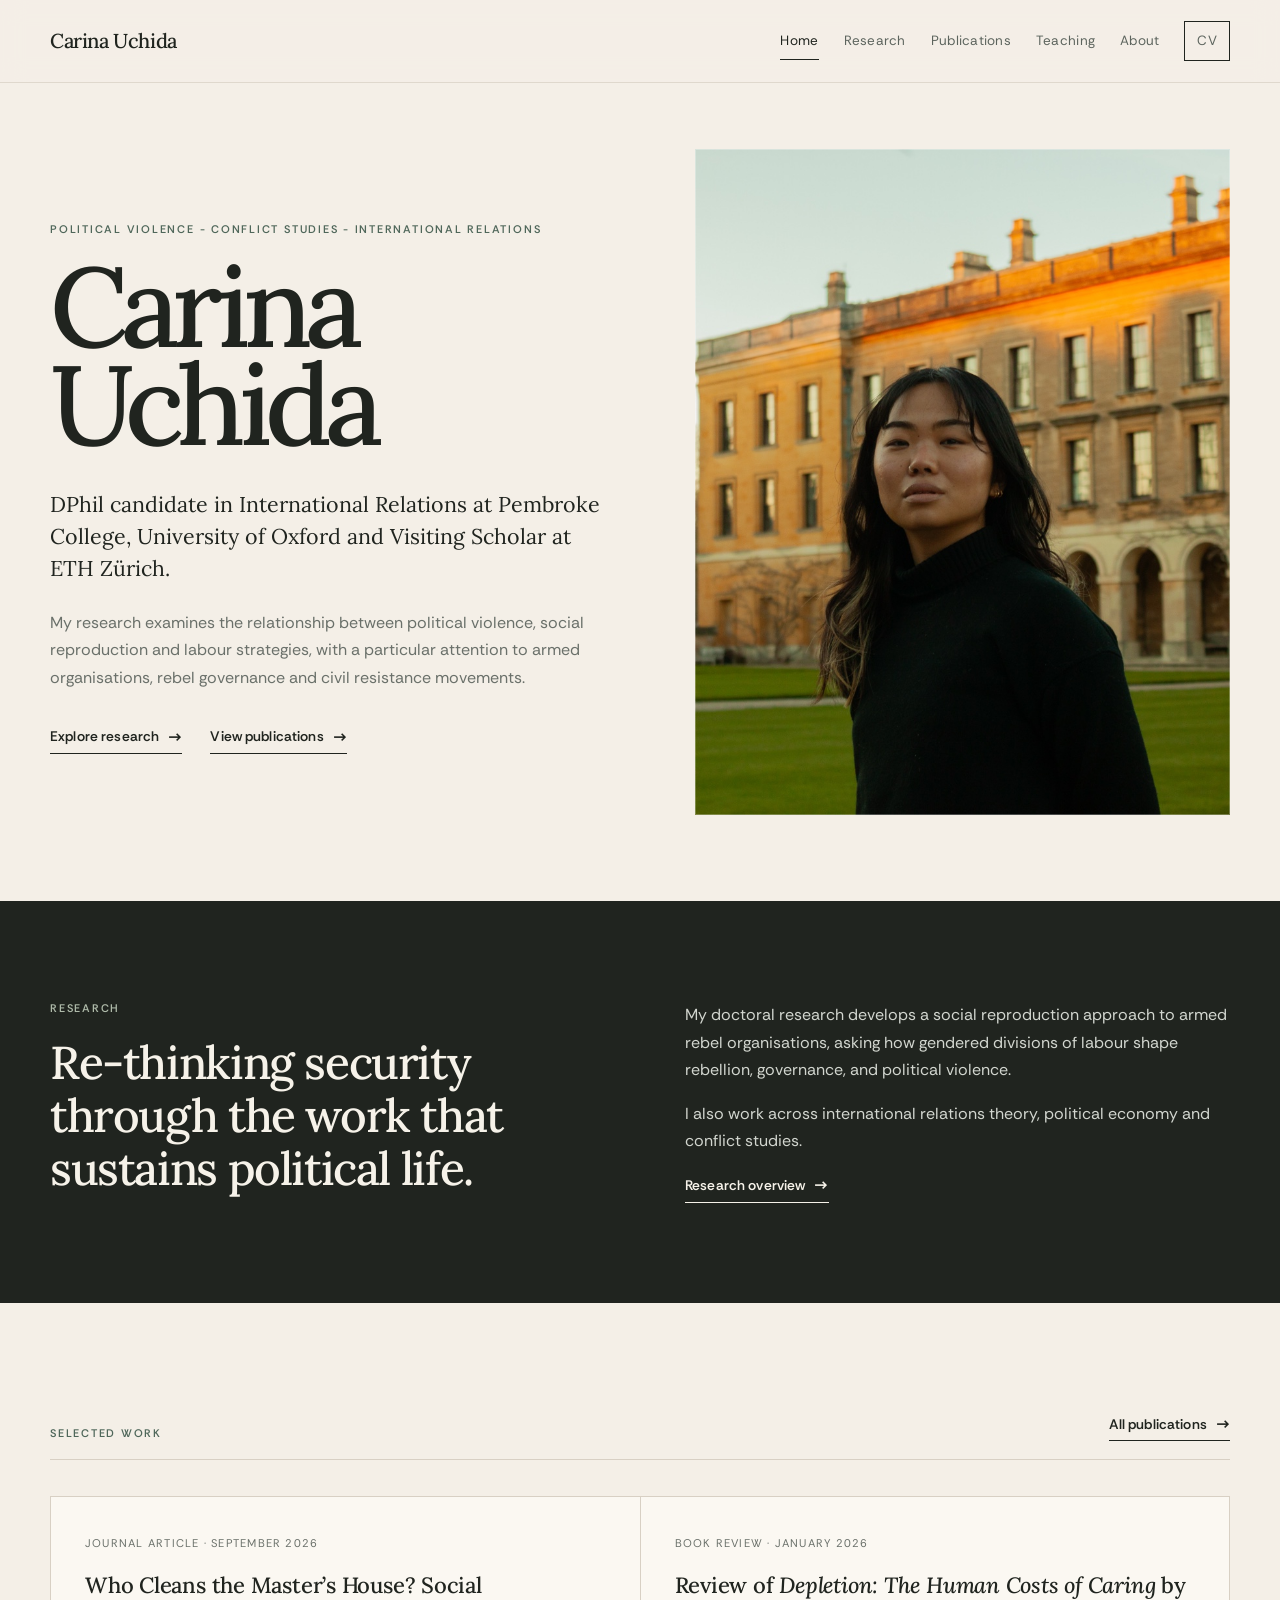
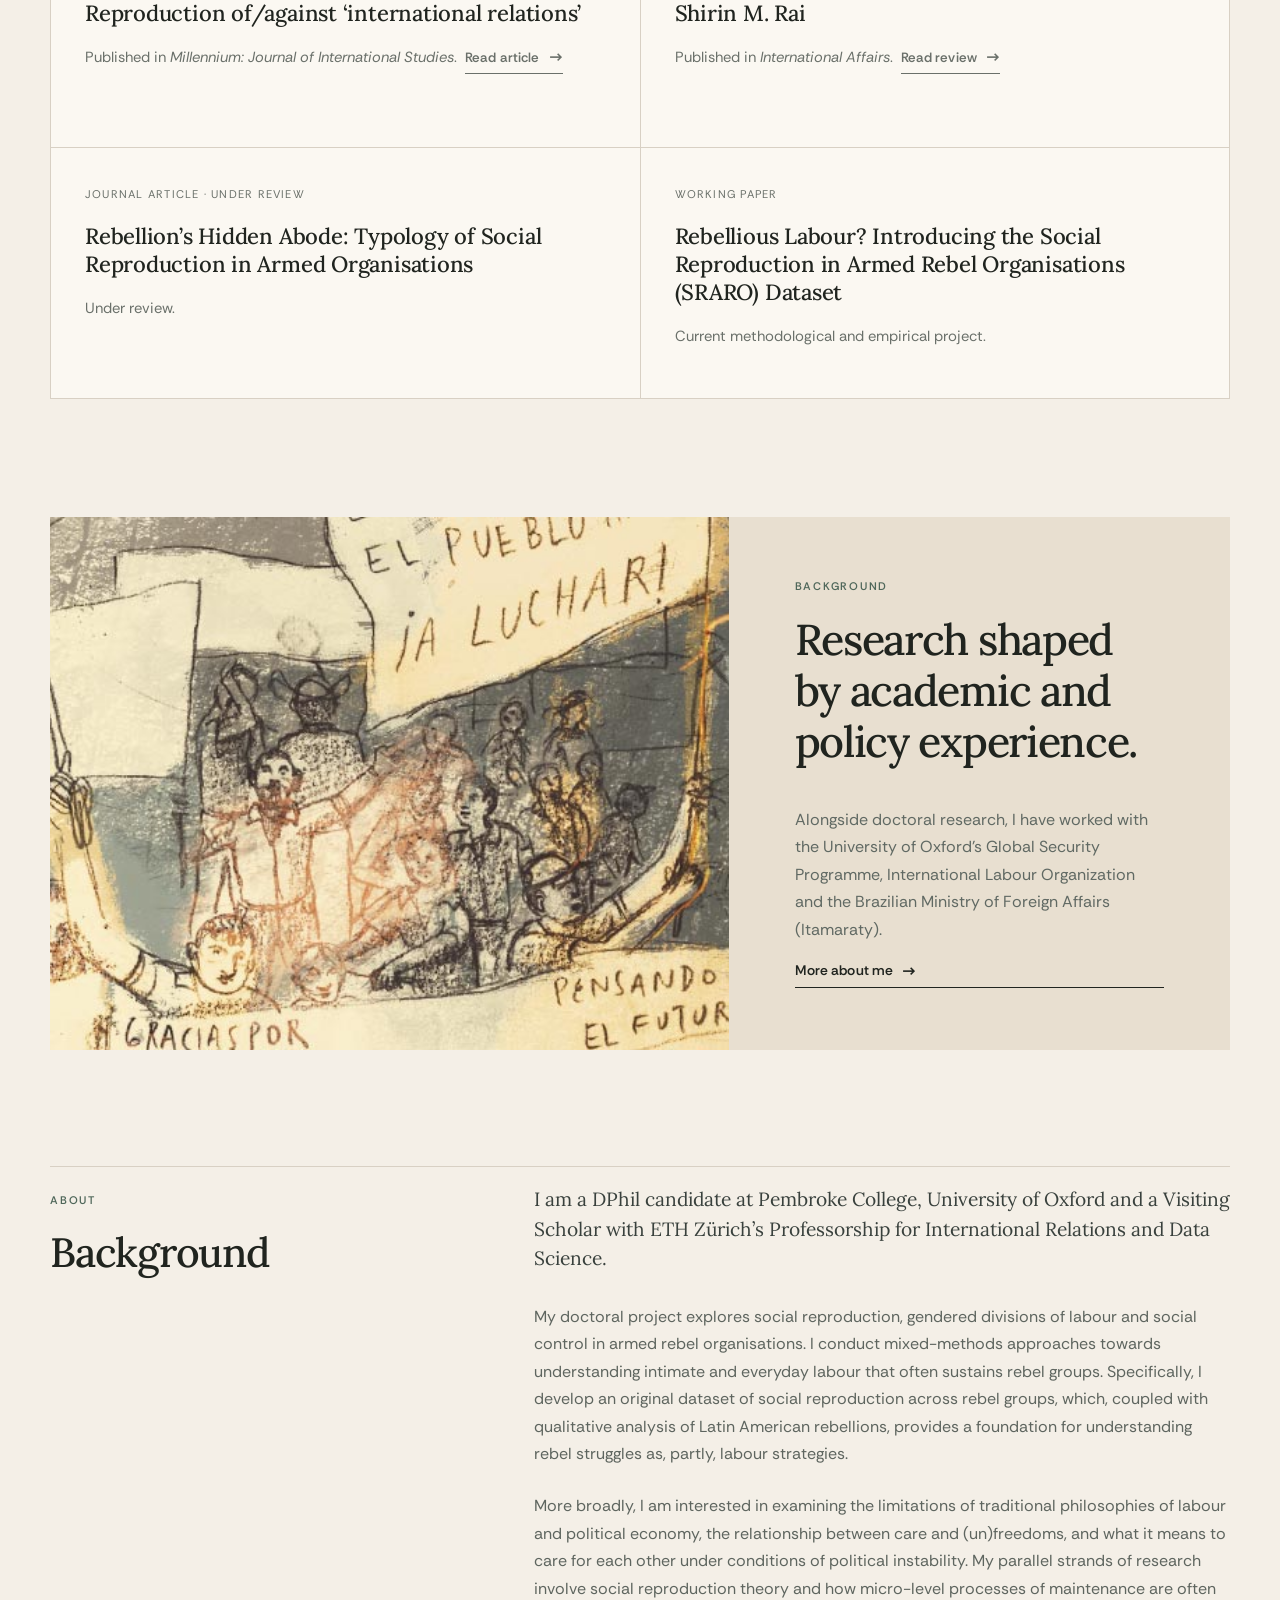
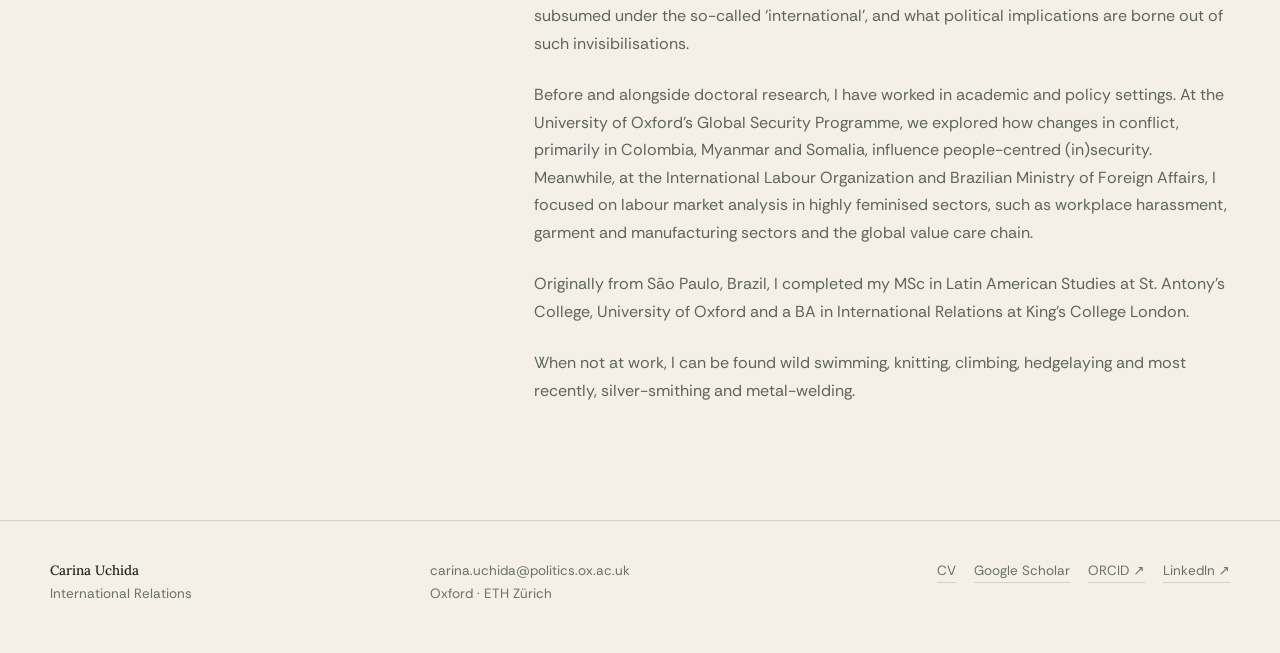
<file: index.html>
<!doctype html>
<html lang="en">
<head>
  <meta charset="utf-8">
  <meta name="viewport" content="width=device-width, initial-scale=1">
  <meta name="description" content="Carina Uchida — DPhil candidate in International Relations at Pembroke College, University of Oxford and Visiting Scholar at ETH Zürich.">
  <title>Carina Uchida | International Relations</title>
  <link rel="stylesheet" href="styles.css">
</head>
<body>
  <header class="site-header">
    <div class="wrap nav-wrap">
      <a class="brand" href="index.html">Carina Uchida</a>
      <nav aria-label="Primary">
        <a class="active" href="index.html">Home</a>
        <a href="research.html">Research</a>
        <a href="publications.html">Publications</a>
        <a href="teaching.html">Teaching</a>
        <a href="about.html">About</a>
        <a class="nav-cv" href="assets/Carina_Uchida_CV.pdf">CV</a>
      </nav>
    </div>
  </header>

  <main>
    <section class="hero wrap">
      <div class="hero-copy">
        <p class="eyebrow">Political Violence - Conflict Studies - International Relations</p>
        <h1>Carina<br>Uchida</h1>
        <p class="lead">DPhil candidate in International Relations at Pembroke College, University of Oxford and Visiting Scholar at ETH Zürich.</p>
        <p class="intro">My research examines the relationship between political violence, social reproduction and labour strategies, with a particular attention to armed organisations, rebel governance and civil resistance movements.</p>
        <div class="hero-links">
          <a class="text-link" href="research.html">Explore research <span>→</span></a>
          <a class="text-link" href="publications.html">View publications <span>→</span></a>
        </div>
      </div>
      <figure class="hero-photo">
        <img src="assets/carina-oxford.jpeg" alt="Carina Uchida outdoors in front of an Oxford college building">
      </figure>
    </section>

    <section class="band">
      <div class="wrap two-col">
        <div>
          <p class="eyebrow">Research</p>
          <h2>Re-thinking security through the work that sustains political life.</h2>
        </div>
        <div>
          <p>My doctoral research develops a social reproduction approach to armed rebel organisations, asking how gendered divisions of labour shape rebellion, governance, and political violence.</p>
          <p>I also work across international relations theory, political economy and conflict studies.</p>
          <a class="text-link" href="research.html">Research overview <span>→</span></a>
        </div>
      </div>
    </section>

    <section class="wrap section">
      <div class="section-head">
        <p class="eyebrow">Selected work</p>
        <a class="text-link" href="publications.html">All publications <span>→</span></a>
      </div>
      <div class="work-grid">
        <article class="work-card">
          <p class="work-type">Journal article · September 2026</p>
          <h3>Who Cleans the Master’s House? Social Reproduction of/against ‘international relations’</h3>
          <p>Published in <em>Millennium: Journal of International Studies</em>. <a class="text-link" href="https://doi.org/10.1177/03058298261475880" target="_blank" rel="noopener">Read article <span>→</span></a></p>
        </article>
        <article class="work-card">
          <p class="work-type">Book review · January 2026</p>
          <h3>Review of <em>Depletion: The Human Costs of Caring</em> by Shirin M. Rai</h3>
          <p>Published in <em>International Affairs</em>. <a class="text-link" href="https://academic.oup.com/ia/article/102/1/275/8414446" target="_blank" rel="noopener">Read review <span>→</span></a></p>
        </article>
        <article class="work-card">
          <p class="work-type">Journal article · Under review</p>
          <h3>Rebellion’s Hidden Abode: Typology of Social Reproduction in Armed Organisations</h3>
          <p>Under review.</p>
        </article>
        <article class="work-card">
          <p class="work-type">Working paper</p>
          <h3>Rebellious Labour? Introducing the Social Reproduction in Armed Rebel Organisations (SRARO) Dataset</h3>
          <p>Current methodological and empirical project.</p>
        </article>
      </div>
    </section>

    <section class="wrap portrait-strip">
      <div class="portrait-image"><img src="assets/av-valle-6-2-2_0.jpg" alt="Carina Uchida in a garden with a willow tree and footbridge"></div>
      <div class="portrait-copy">
        <p class="eyebrow">Background</p>
        <h2>Research shaped by academic and policy experience.</h2>
        <p>Alongside doctoral research, I have worked with the University of Oxford’s Global Security Programme, International Labour Organization and the Brazilian Ministry of Foreign Affairs (Itamaraty).</p>
        <a class="text-link" href="about.html">More about me <span>→</span></a>
      </div>
    </section>

    <section class="wrap home-bio" id="about">
      <div class="home-bio-label">
        <p class="eyebrow">About</p>
        <h2>Background</h2>
      </div>
      <div class="home-bio-body">
        <p class="bio-role">I am a DPhil candidate at Pembroke College, University of Oxford and a Visiting Scholar with ETH Zürich’s Professorship for International Relations and Data Science.</p>
        <p>My doctoral project explores social reproduction, gendered divisions of labour and social control in armed rebel organisations. I conduct mixed-methods approaches towards understanding intimate and everyday labour that often sustains rebel groups. Specifically, I develop an original dataset of social reproduction across rebel groups, which, coupled with qualitative analysis of Latin American rebellions, provides a foundation for understanding rebel struggles as, partly, labour strategies.</p>
        <p>More broadly, I am interested in examining the limitations of traditional philosophies of labour and political economy, the relationship between care and (un)freedoms, and what it means to care for each other under conditions of political instability. My parallel strands of research involve social reproduction theory and how micro-level processes of maintenance are often subsumed under the so-called ‘international’, and what political implications are borne out of such invisibilisations.</p>
        <p>Before and alongside doctoral research, I have worked in academic and policy settings. At the University of Oxford’s Global Security Programme, we explored how changes in conflict, primarily in Colombia, Myanmar and Somalia, influence people-centred (in)security. Meanwhile, at the International Labour Organization and Brazilian Ministry of Foreign Affairs, I focused on labour market analysis in highly feminised sectors, such as workplace harassment, garment and manufacturing sectors and the global value care chain.</p>
        <p>Originally from São Paulo, Brazil, I completed my MSc in Latin American Studies at St. Antony’s College, University of Oxford and a BA in International Relations at King’s College London.</p>
        <p>When not at work, I can be found wild swimming, knitting, climbing, hedgelaying and most recently, silver-smithing and metal-welding.</p>
      </div>
    </section>
  </main>

  <footer class="site-footer">
    <div class="wrap footer-grid">
      <div><strong>Carina Uchida</strong><br>International Relations</div>
      <div><a href="mailto:carina.uchida@politics.ox.ac.uk">carina.uchida@politics.ox.ac.uk</a><br>Oxford · ETH Zürich</div>
      <div class="footer-links"><a href="assets/Carina_Uchida_CV.pdf">CV</a><a href="https://scholar.google.com/">Google Scholar</a><a href="https://orcid.org/0000-0003-0064-5223" target="_blank" rel="noopener">ORCID <span>↗</span></a><a href="https://www.linkedin.com/in/carina-uchida" target="_blank" rel="noopener">LinkedIn <span>↗</span></a></div>
    </div>
  </footer>
</body>
</html>
</file>
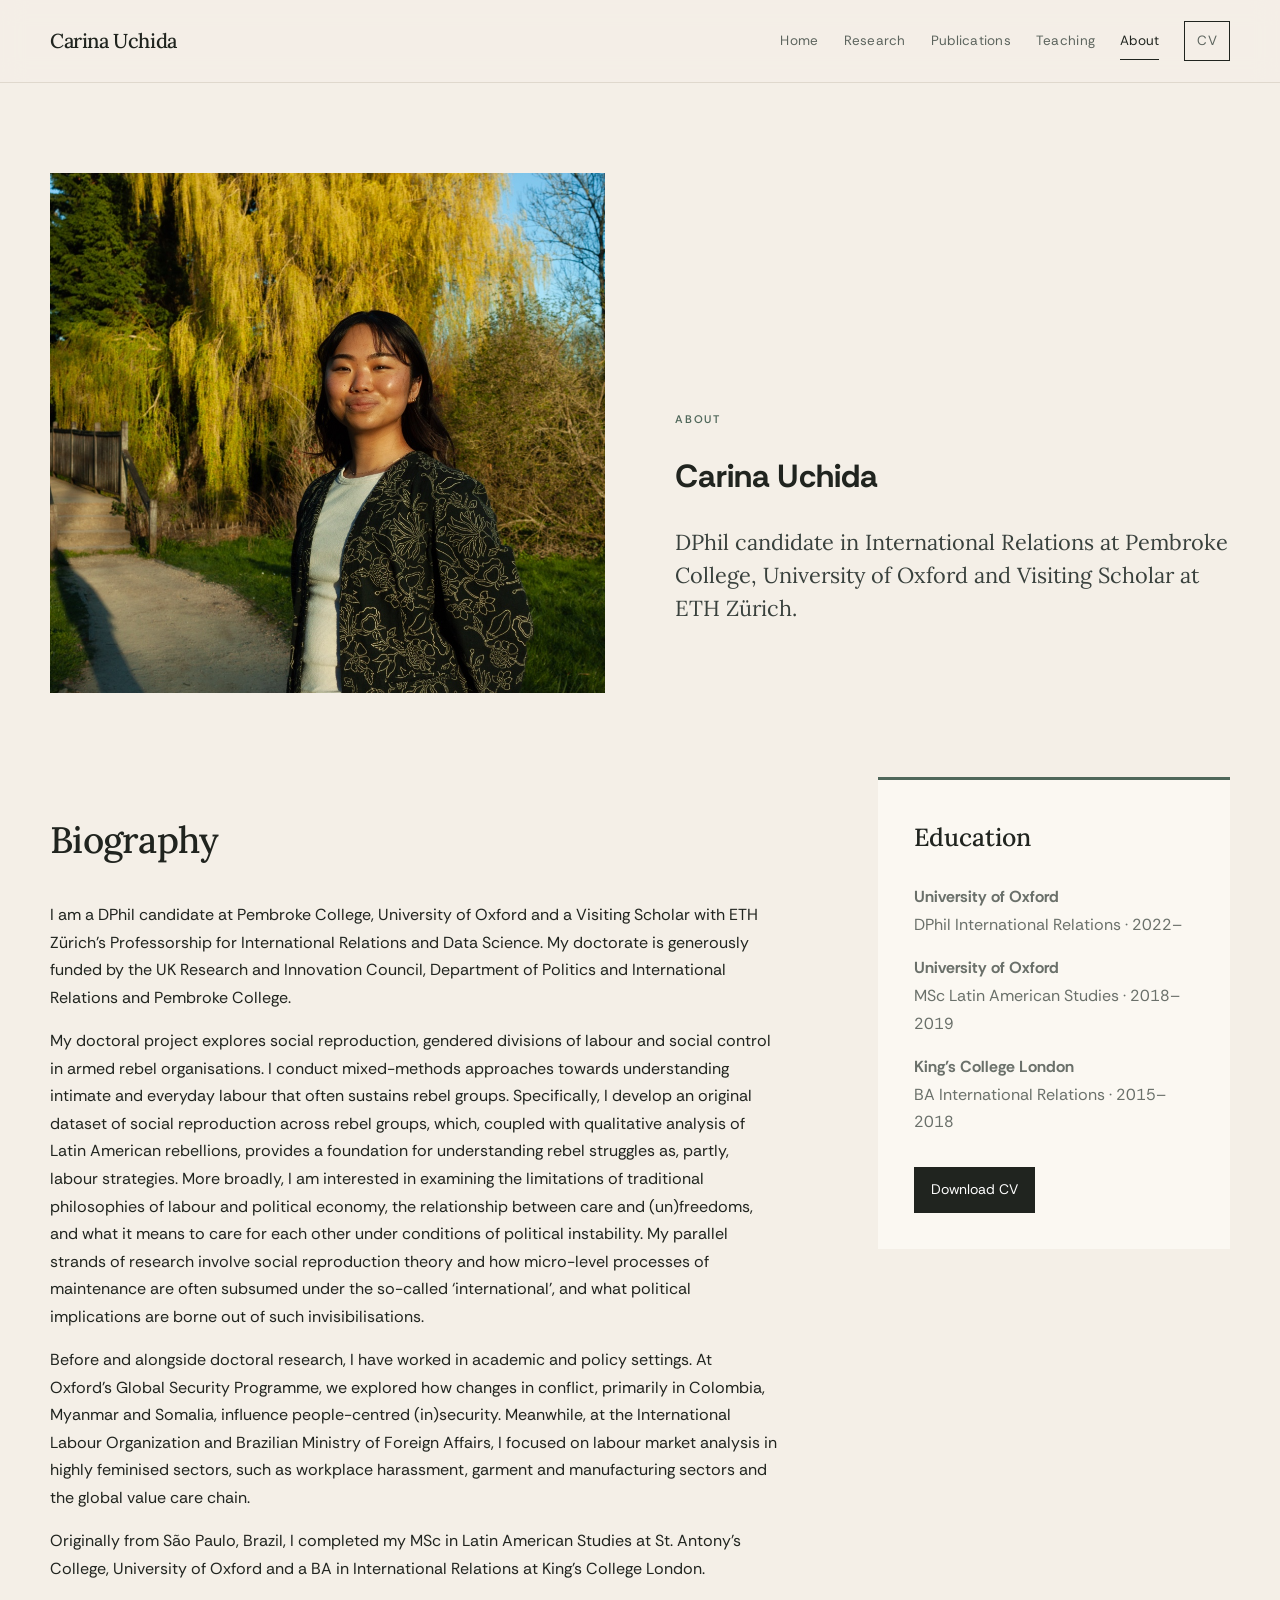
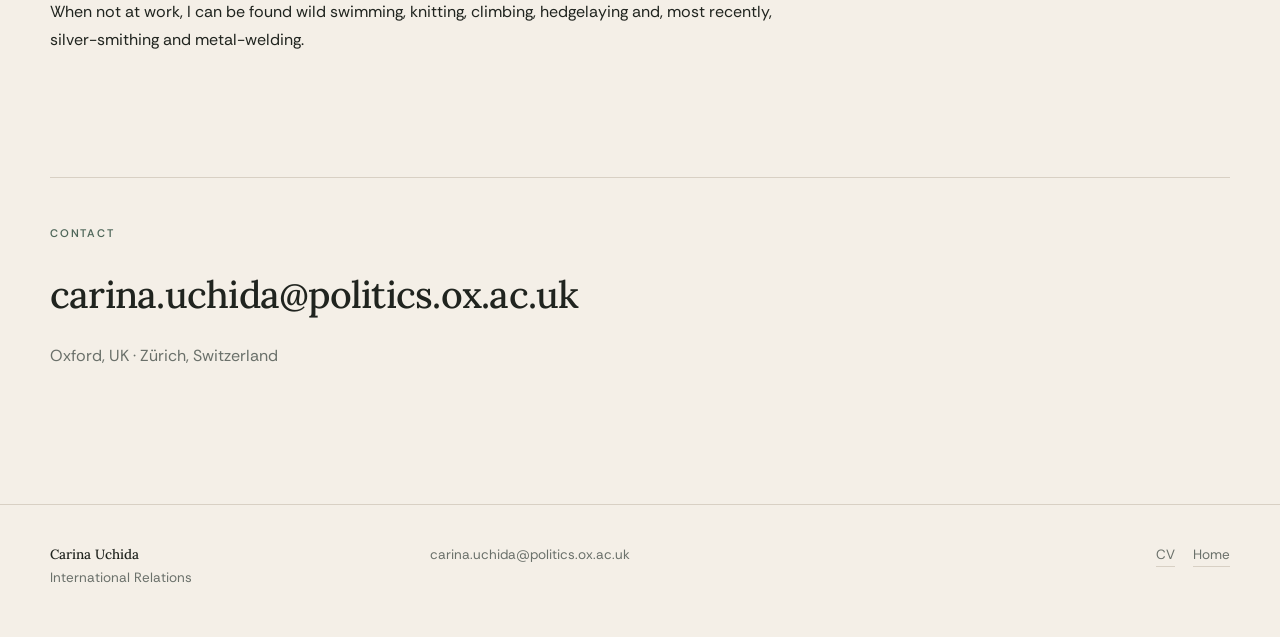
<file: about.html>
<!doctype html>
<html lang="en">
<head>
  <meta charset="utf-8">
  <meta name="viewport" content="width=device-width, initial-scale=1">
  <meta name="description" content="About Carina Uchida.">
  <title>About | Carina Uchida</title>
  <link rel="stylesheet" href="styles.css">
</head>
<body>
<header class="site-header">
  <div class="wrap nav-wrap">
    <a class="brand" href="index.html">Carina Uchida</a>
    <nav aria-label="Primary">
      <a href="index.html">Home</a>
      <a href="research.html">Research</a>
      <a href="publications.html">Publications</a>
      <a href="teaching.html">Teaching</a>
      <a class="active" href="about.html">About</a>
      <a class="nav-cv" href="assets/Carina_Uchida_CV.pdf">CV</a>
    </nav>
  </div>
</header>

<main class="wrap page about-page">
  <div class="about-intro">
    <img src="assets/carina-garden.jpeg" alt="Carina Uchida outdoors in a garden">
    <div>
      <p class="eyebrow">About</p>
      <h1>Carina Uchida</h1>
      <p class="page-lead">DPhil candidate in International Relations at Pembroke College, University of Oxford and Visiting Scholar at ETH Zürich.</p>
    </div>
  </div>

  <div class="about-body">
    <div>
      <h2>Biography</h2>
      <p>I am a DPhil candidate at Pembroke College, University of Oxford and a Visiting Scholar with ETH Zürich’s Professorship for International Relations and Data Science. My doctorate is generously funded by the UK Research and Innovation Council, Department of Politics and International Relations and Pembroke College.</p>

      <p>My doctoral project explores social reproduction, gendered divisions of labour and social control in armed rebel organisations. I conduct mixed-methods approaches towards understanding intimate and everyday labour that often sustains rebel groups. Specifically, I develop an original dataset of social reproduction across rebel groups, which, coupled with qualitative analysis of Latin American rebellions, provides a foundation for understanding rebel struggles as, partly, labour strategies. More broadly, I am interested in examining the limitations of traditional philosophies of labour and political economy, the relationship between care and (un)freedoms, and what it means to care for each other under conditions of political instability. My parallel strands of research involve social reproduction theory and how micro-level processes of maintenance are often subsumed under the so-called ‘international’, and what political implications are borne out of such invisibilisations.</p>

      <p>Before and alongside doctoral research, I have worked in academic and policy settings. At Oxford’s Global Security Programme, we explored how changes in conflict, primarily in Colombia, Myanmar and Somalia, influence people-centred (in)security. Meanwhile, at the International Labour Organization and Brazilian Ministry of Foreign Affairs, I focused on labour market analysis in highly feminised sectors, such as workplace harassment, garment and manufacturing sectors and the global value care chain.</p>

      <p>Originally from São Paulo, Brazil, I completed my MSc in Latin American Studies at St. Antony’s College, University of Oxford and a BA in International Relations at King’s College London.</p>

      <p>When not at work, I can be found wild swimming, knitting, climbing, hedgelaying and, most recently, silver-smithing and metal-welding.</p>
    </div>

    <aside>
      <h3>Education</h3>
      <p><strong>University of Oxford</strong><br>DPhil International Relations · 2022–</p>
      <p><strong>University of Oxford</strong><br>MSc Latin American Studies · 2018–2019</p>
      <p><strong>King’s College London</strong><br>BA International Relations · 2015–2018</p>
      <a class="button" href="assets/Carina_Uchida_CV.pdf">Download CV</a>
    </aside>
  </div>

  <div class="contact-block">
    <p class="eyebrow">Contact</p>
    <h2>carina.uchida@politics.ox.ac.uk</h2>
    <p>Oxford, UK · Zürich, Switzerland</p>
  </div>
</main>

<footer class="site-footer">
  <div class="wrap footer-grid">
    <div><strong>Carina Uchida</strong><br>International Relations</div>
    <div><a href="mailto:carina.uchida@politics.ox.ac.uk">carina.uchida@politics.ox.ac.uk</a></div>
    <div class="footer-links"><a href="assets/Carina_Uchida_CV.pdf">CV</a><a href="index.html">Home</a></div>
  </div>
</footer>
</body>
</html>
</file>
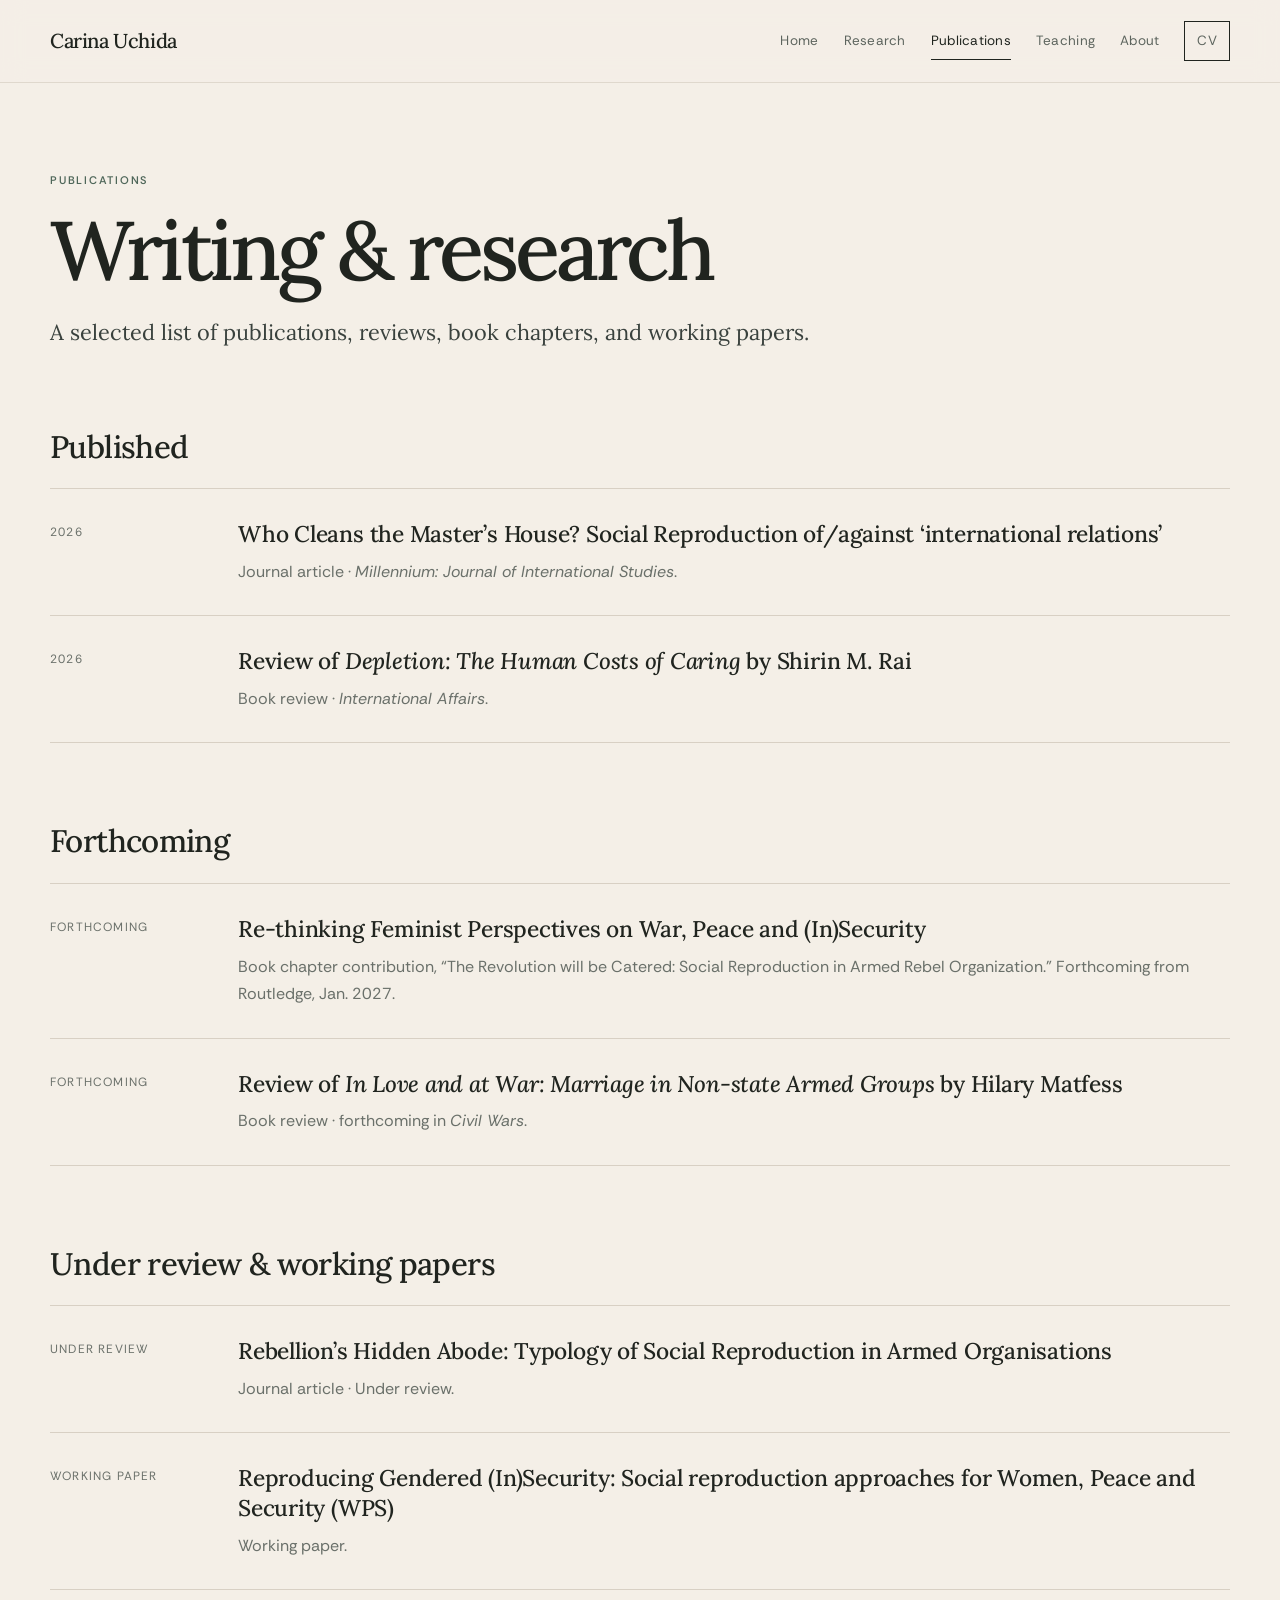
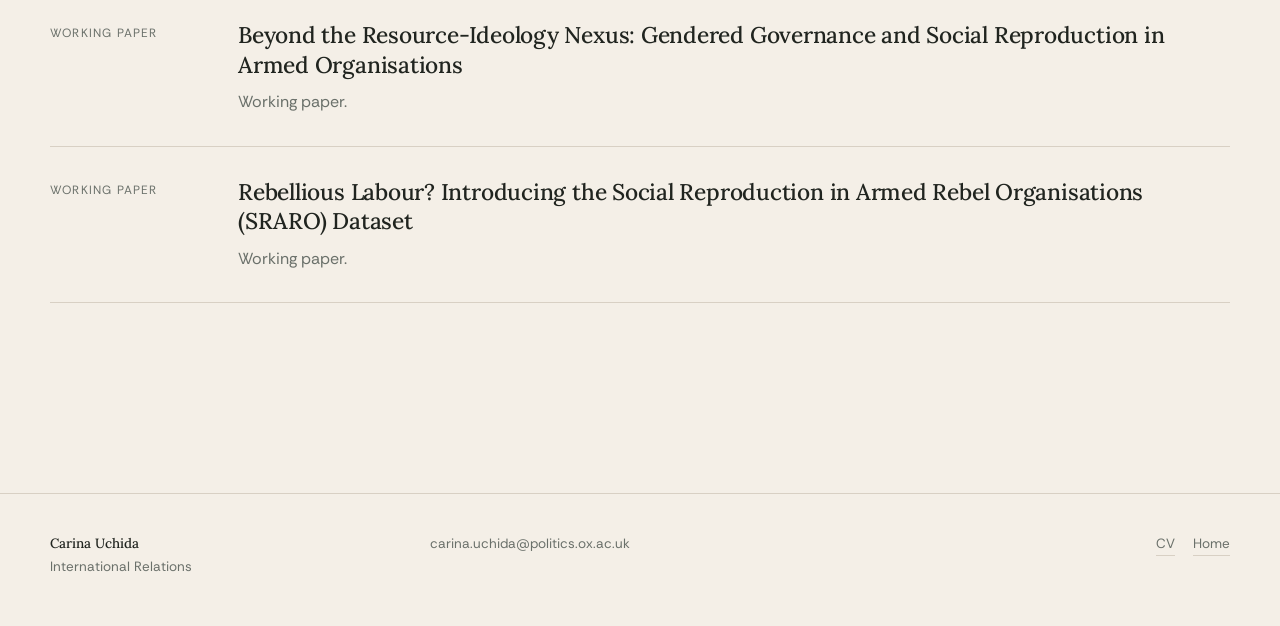
<file: publications.html>
<!doctype html>
<html lang="en">
<head><meta charset="utf-8"><meta name="viewport" content="width=device-width, initial-scale=1"><meta name="description" content="Publications and working papers by Carina Uchida."><title>Publications | Carina Uchida</title><link rel="stylesheet" href="styles.css"></head>
<body>
<header class="site-header"><div class="wrap nav-wrap"><a class="brand" href="index.html">Carina Uchida</a><nav aria-label="Primary"><a href="index.html">Home</a><a href="research.html">Research</a><a class="active" href="publications.html">Publications</a><a href="teaching.html">Teaching</a><a href="about.html">About</a><a class="nav-cv" href="assets/Carina_Uchida_CV.pdf">CV</a></nav></div></header>
<main class="wrap page">
<p class="eyebrow">Publications</p><h1>Writing & research</h1><p class="page-lead">A selected list of publications, reviews, book chapters, and working papers.</p>
<section class="pub-section"><h2>Published</h2>
<article class="pub"><div class="pub-year">2026</div><div><h3>Who Cleans the Master’s House? Social Reproduction of/against ‘international relations’</h3><p>Journal article · <em>Millennium: Journal of International Studies</em>.</p></div></article>
<article class="pub"><div class="pub-year">2026</div><div><h3>Review of <em>Depletion: The Human Costs of Caring</em> by Shirin M. Rai</h3><p>Book review · <em>International Affairs</em>.</p></div></article>
</section>
<section class="pub-section"><h2>Forthcoming</h2>
<article class="pub"><div class="pub-year">Forthcoming</div><div><h3>Re-thinking Feminist Perspectives on War, Peace and (In)Security</h3><p>Book chapter contribution, “The Revolution will be Catered: Social Reproduction in Armed Rebel Organization.” Forthcoming from Routledge, Jan. 2027.</p></div></article>
<article class="pub"><div class="pub-year">Forthcoming</div><div><h3>Review of <em>In Love and at War: Marriage in Non-state Armed Groups</em> by Hilary Matfess</h3><p>Book review · forthcoming in <em>Civil Wars</em>.</p></div></article>
</section>
<section class="pub-section"><h2>Under review & working papers</h2>
<article class="pub"><div class="pub-year">Under review</div><div><h3>Rebellion’s Hidden Abode: Typology of Social Reproduction in Armed Organisations</h3><p>Journal article · Under review.</p></div></article>
<article class="pub"><div class="pub-year">Working paper</div><div><h3>Reproducing Gendered (In)Security: Social reproduction approaches for Women, Peace and Security (WPS)</h3><p>Working paper.</p></div></article>
<article class="pub"><div class="pub-year">Working paper</div><div><h3>Beyond the Resource-Ideology Nexus: Gendered Governance and Social Reproduction in Armed Organisations</h3><p>Working paper.</p></div></article>
<article class="pub"><div class="pub-year">Working paper</div><div><h3>Rebellious Labour? Introducing the Social Reproduction in Armed Rebel Organisations (SRARO) Dataset</h3><p>Working paper.</p></div></article>
</section>
</main>
<footer class="site-footer"><div class="wrap footer-grid"><div><strong>Carina Uchida</strong><br>International Relations</div><div><a href="mailto:carina.uchida@politics.ox.ac.uk">carina.uchida@politics.ox.ac.uk</a></div><div class="footer-links"><a href="assets/Carina_Uchida_CV.pdf">CV</a><a href="index.html">Home</a></div></div></footer>
</body></html>
</file>
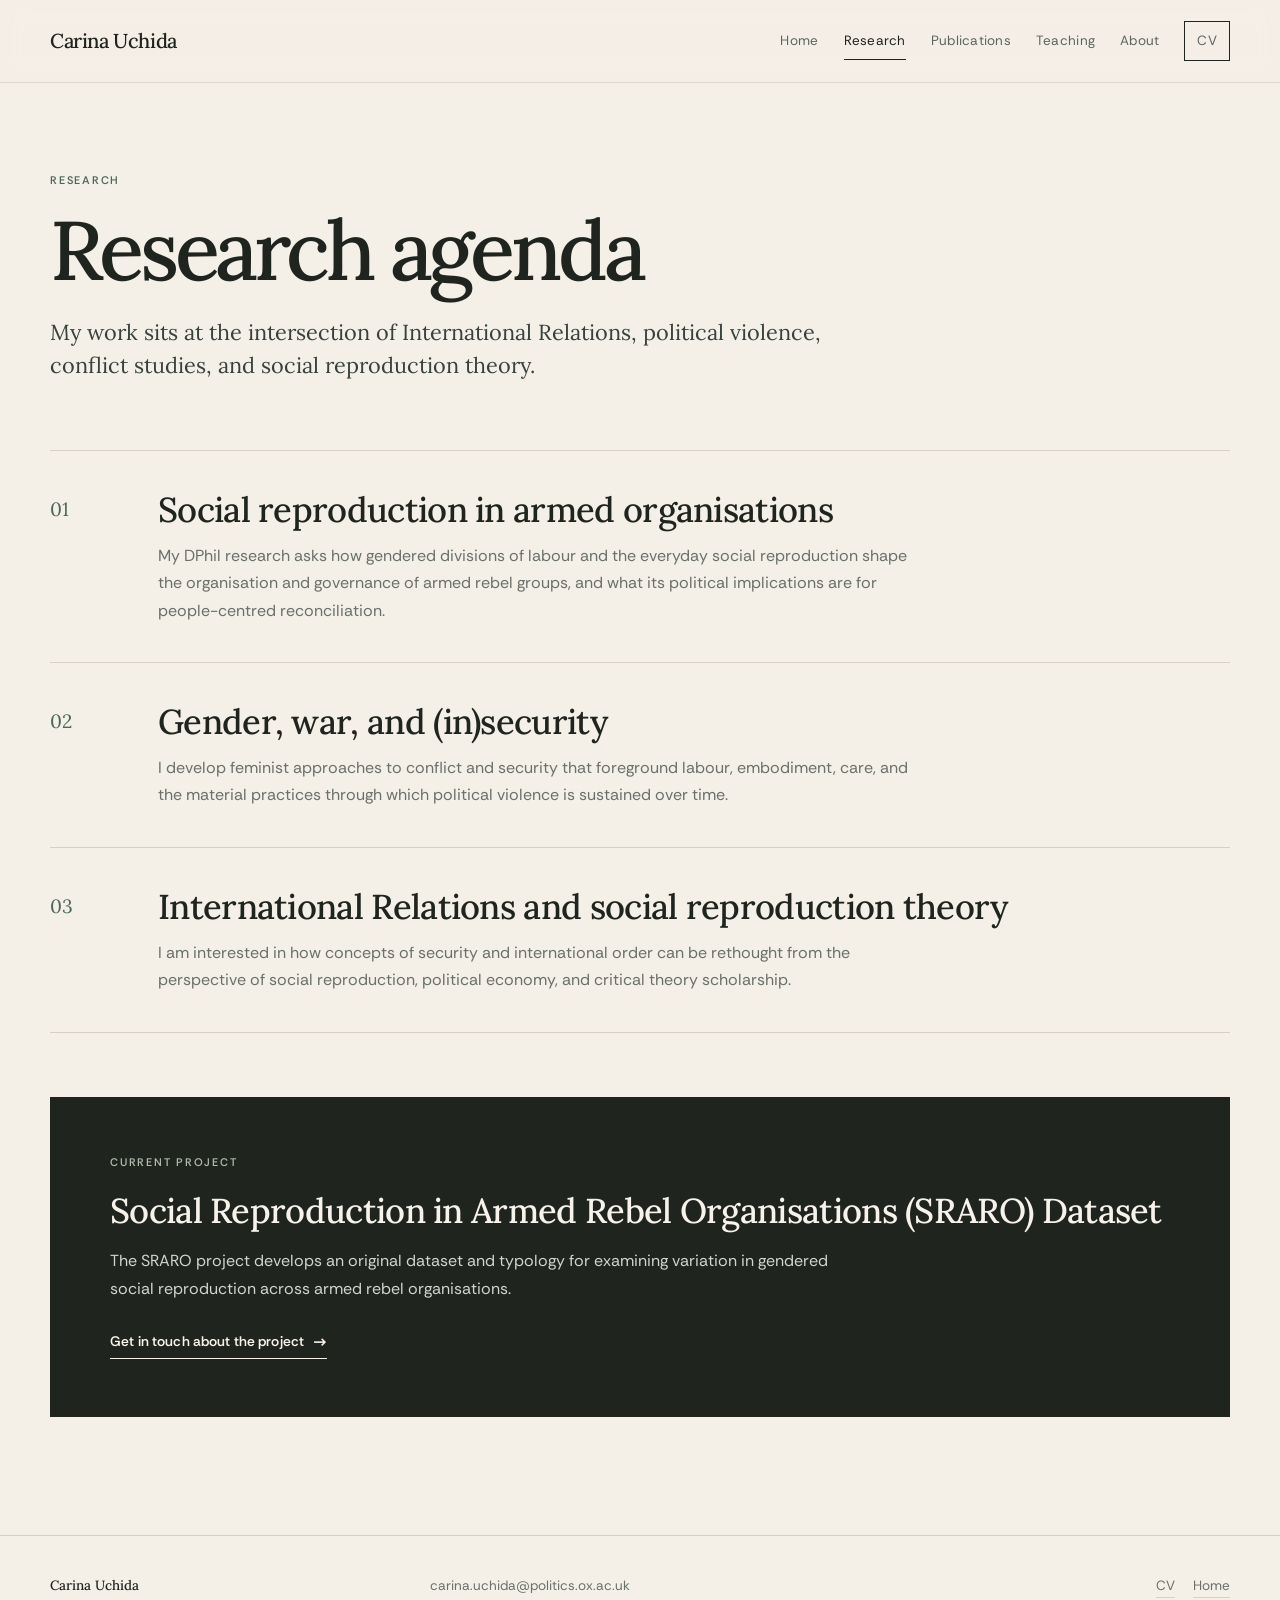
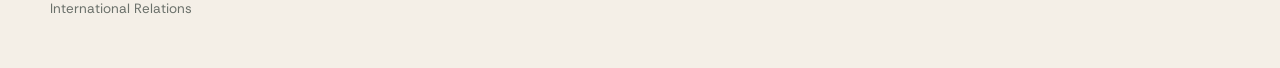
<file: research.html>
<!doctype html>
<html lang="en">
<head>
  <meta charset="utf-8"><meta name="viewport" content="width=device-width, initial-scale=1">
  <meta name="description" content="Research by Carina Uchida on social reproduction, gender, armed organisations, conflict, and feminist International Relations.">
  <title>Research | Carina Uchida</title><link rel="stylesheet" href="styles.css">
</head>
<body>
<header class="site-header"><div class="wrap nav-wrap"><a class="brand" href="index.html">Carina Uchida</a><nav aria-label="Primary"><a href="index.html">Home</a><a class="active" href="research.html">Research</a><a href="publications.html">Publications</a><a href="teaching.html">Teaching</a><a href="about.html">About</a><a class="nav-cv" href="assets/Carina_Uchida_CV.pdf">CV</a></nav></div></header>
<main class="wrap page">
  <p class="eyebrow">Research</p><h1>Research agenda</h1>
  <p class="page-lead">My work sits at the intersection of International Relations, political violence, conflict studies, and social reproduction theory.</p>
  <div class="research-list">
    <article><span>01</span><div><h2>Social reproduction in armed organisations</h2><p>My DPhil research asks how gendered divisions of labour and the everyday social reproduction shape the organisation and governance of armed rebel groups, and what its political implications are for people-centred reconciliation.</p></div></article>
    <article><span>02</span><div><h2>Gender, war, and (in)security</h2><p>I develop feminist approaches to conflict and security that foreground labour, embodiment, care, and the material practices through which political violence is sustained over time.</p></div></article>
    <article><span>03</span><div><h2>International Relations and social reproduction theory</h2><p>I am interested in how concepts of security and international order can be rethought from the perspective of social reproduction, political economy, and critical theory scholarship.</p></div></article>
  </div>
  <section class="feature-panel"><p class="eyebrow">Current project</p><h2>Social Reproduction in Armed Rebel Organisations (SRARO) Dataset</h2><p>The SRARO project develops an original dataset and typology for examining variation in gendered social reproduction across armed rebel organisations.</p><a class="text-link" href="mailto:carina.uchida@politics.ox.ac.uk">Get in touch about the project <span>→</span></a></section>
</main>
<footer class="site-footer"><div class="wrap footer-grid"><div><strong>Carina Uchida</strong><br>International Relations</div><div><a href="mailto:carina.uchida@politics.ox.ac.uk">carina.uchida@politics.ox.ac.uk</a></div><div class="footer-links"><a href="assets/Carina_Uchida_CV.pdf">CV</a><a href="index.html">Home</a></div></div></footer>
</body></html>
</file>
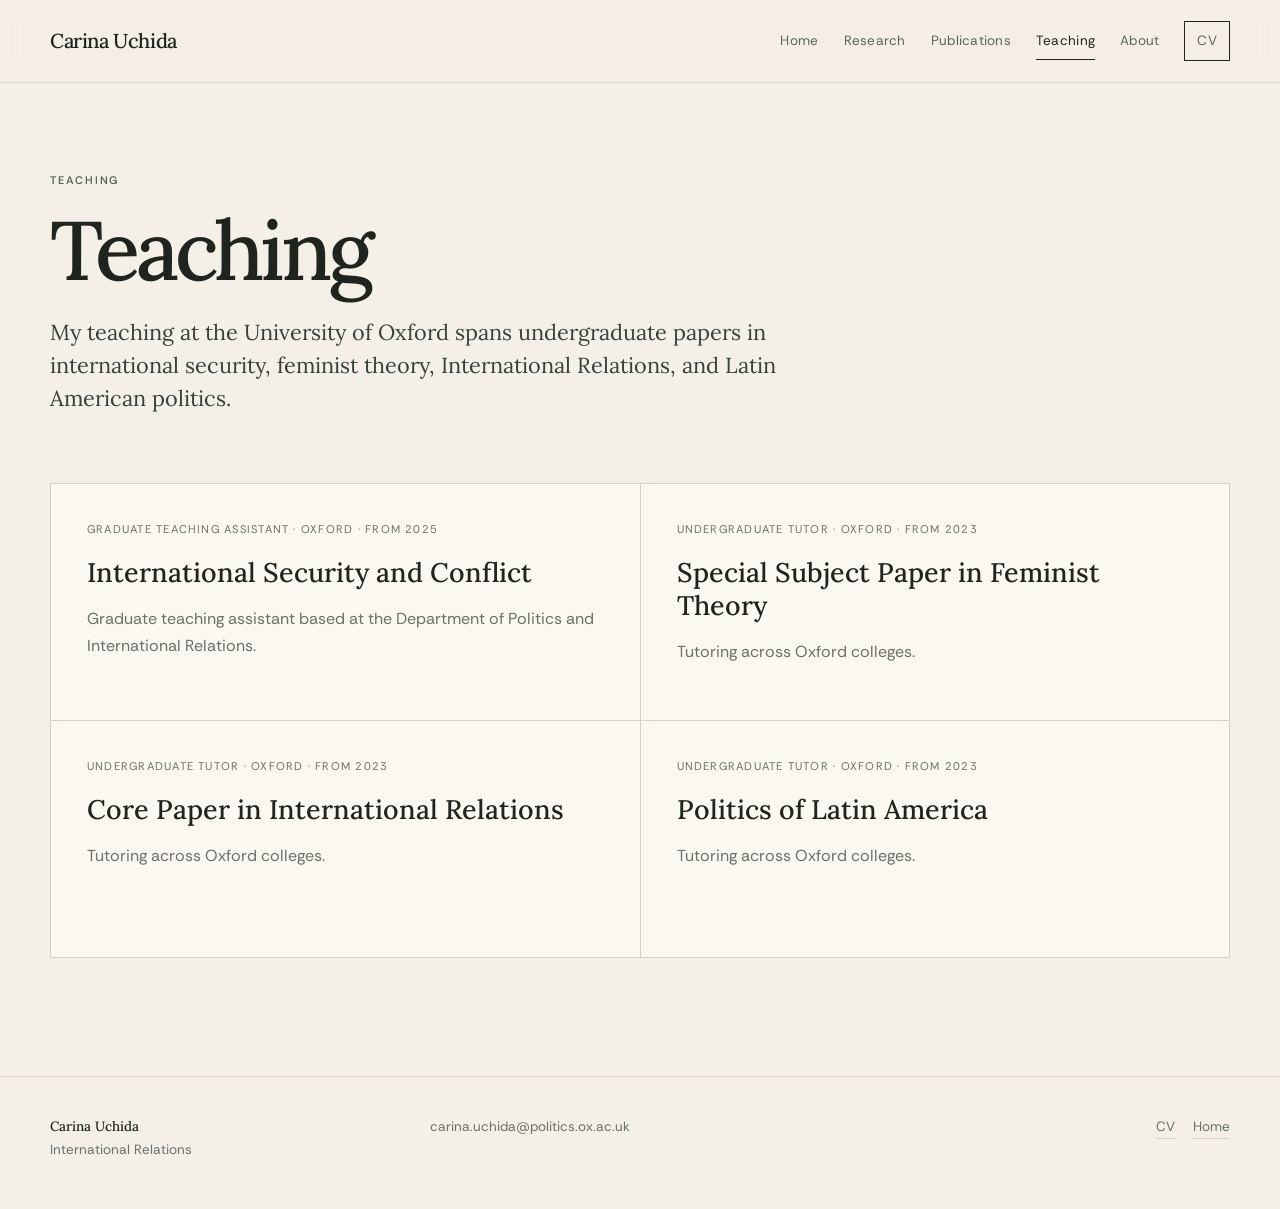
<file: teaching.html>
<!doctype html>
<html lang="en">
<head><meta charset="utf-8"><meta name="viewport" content="width=device-width, initial-scale=1"><title>Teaching | Carina Uchida</title><link rel="stylesheet" href="styles.css"></head>
<body>
<header class="site-header"><div class="wrap nav-wrap"><a class="brand" href="index.html">Carina Uchida</a><nav aria-label="Primary"><a href="index.html">Home</a><a href="research.html">Research</a><a href="publications.html">Publications</a><a class="active" href="teaching.html">Teaching</a><a href="about.html">About</a><a class="nav-cv" href="assets/Carina_Uchida_CV.pdf">CV</a></nav></div></header>
<main class="wrap page"><p class="eyebrow">Teaching</p><h1>Teaching</h1><p class="page-lead">My teaching at the University of Oxford spans undergraduate papers in international security, feminist theory, International Relations, and Latin American politics.</p>
<section class="teach-grid">
<article><p class="work-type">Graduate Teaching Assistant · Oxford · from 2025</p><h2>International Security and Conflict</h2><p>Graduate teaching assistant based at the Department of Politics and International Relations.</p></article>
<article><p class="work-type">Undergraduate Tutor · Oxford · from 2023</p><h2>Special Subject Paper in Feminist Theory</h2><p>Tutoring across Oxford colleges.</p></article>
<article><p class="work-type">Undergraduate Tutor · Oxford · from 2023</p><h2>Core Paper in International Relations</h2><p>Tutoring across Oxford colleges.</p></article>
<article><p class="work-type">Undergraduate Tutor · Oxford · from 2023</p><h2>Politics of Latin America</h2><p>Tutoring across Oxford colleges.</p></article>
</section></main>
<footer class="site-footer"><div class="wrap footer-grid"><div><strong>Carina Uchida</strong><br>International Relations</div><div><a href="mailto:carina.uchida@politics.ox.ac.uk">carina.uchida@politics.ox.ac.uk</a></div><div class="footer-links"><a href="assets/Carina_Uchida_CV.pdf">CV</a><a href="index.html">Home</a></div></div></footer>
</body></html>
</file>
<file: styles.css>
@import url('https://fonts.googleapis.com/css2?family=Lora:wght@400;500;600&family=Rethink+Sans:wght@400;500;600&display=swap');

:root{
  --ink:#20241f;
  --muted:#6a706a;
  --paper:#f4efe7;
  --surface:#fbf8f2;
  --line:#d8d0c4;
  --accent:#4f675a;
  --accent-soft:#dfe6de;
  --warm:#e8dfd0;
  --max:1180px;
  --radius:0;
}

*{box-sizing:border-box}
html{scroll-behavior:smooth}
body{margin:0;background:var(--paper);color:var(--ink);font-family:'Rethink Sans',system-ui,sans-serif;line-height:1.72;-webkit-font-smoothing:antialiased}
a{color:inherit;text-decoration:none}
a:focus-visible{outline:2px solid var(--accent);outline-offset:4px}
img{display:block;max-width:100%}
.wrap{width:min(calc(100% - 56px),var(--max));margin:0 auto}

.site-header{position:sticky;top:0;z-index:20;background:rgba(244,239,231,.94);backdrop-filter:blur(12px);border-bottom:1px solid rgba(216,208,196,.75)}
.nav-wrap{min-height:82px;display:flex;align-items:center;justify-content:space-between;gap:34px}
.brand{font-family:'Lora',serif;font-size:1.26rem;font-weight:500;letter-spacing:-.02em}
.site-header nav{display:flex;align-items:center;gap:25px;font-size:.84rem;letter-spacing:.02em}
.site-header nav a{position:relative;color:#5d645e;padding:9px 0;transition:color .2s ease}
.site-header nav a::after{content:"";position:absolute;left:0;right:100%;bottom:2px;height:1px;background:var(--ink);transition:right .2s ease}
.site-header nav a:hover,.site-header nav .active{color:var(--ink)}
.site-header nav a:hover::after,.site-header nav .active::after{right:0}
.nav-cv{border:1px solid var(--ink)!important;padding:7px 12px!important}
.nav-cv::after{display:none}

.hero{display:grid;grid-template-columns:minmax(0,1.03fr) minmax(420px,.97fr);min-height:calc(100vh - 82px);align-items:center;gap:76px;padding-top:58px;padding-bottom:78px}
.hero-copy{padding:12px 0 0}
.eyebrow{text-transform:uppercase;letter-spacing:.16em;font-size:.69rem;color:var(--accent);font-weight:600;line-height:1.4;margin:0 0 20px}
.hero h1{font-family:'Lora',serif;font-weight:500;font-size:clamp(4.6rem,8.8vw,7.6rem);line-height:.87;letter-spacing:-.06em;margin:0 0 36px}
.lead{font-family:'Lora',serif;font-size:1.34rem;line-height:1.48;max-width:650px;margin:0 0 24px}
.intro{max-width:610px;color:var(--muted);font-size:1rem;margin:0}
.hero-links{display:flex;gap:28px;flex-wrap:wrap;margin-top:34px}
.text-link{display:inline-flex;align-items:center;gap:9px;font-weight:600;font-size:.87rem;letter-spacing:.01em;border-bottom:1px solid currentColor;padding-bottom:4px;transition:opacity .2s ease,transform .2s ease}
.text-link:hover{opacity:.72;transform:translateX(2px)}
.text-link span{font-size:1.05rem;line-height:1}
.hero-photo{margin:0;position:relative;height:min(74vh,720px);overflow:hidden}
.hero-photo::after{content:"";position:absolute;inset:0;border:1px solid rgba(255,255,255,.28);pointer-events:none}
.hero-photo img{width:100%;height:100%;object-fit:cover;object-position:56% 49%}

.band{background:var(--ink);color:#f6f2e9;padding:100px 0}
.two-col{display:grid;grid-template-columns:minmax(0,1fr) minmax(0,1fr);gap:90px}
.two-col h2{font-family:'Lora',serif;font-weight:500;font-size:clamp(2.15rem,3.6vw,3.35rem);line-height:1.15;letter-spacing:-.03em;margin:0;max-width:550px}
.two-col p{color:#d2d6cf;max-width:560px;margin-top:0}
.band .eyebrow{color:#aebaa9}
.band .text-link{border-color:#f6f2e9}

.section{padding-top:110px;padding-bottom:118px}
.section-head{display:flex;align-items:end;justify-content:space-between;gap:30px;border-bottom:1px solid var(--line);padding-bottom:18px;margin-bottom:36px}
.section-head .eyebrow{margin:0}
.work-grid{display:grid;grid-template-columns:repeat(2,minmax(0,1fr));gap:1px;background:var(--line);border:1px solid var(--line)}
.work-card{padding:34px 34px 30px;background:var(--surface);min-height:250px;border-top:3px solid transparent;transition:background .2s ease,border-color .2s ease,transform .2s ease}
.work-card:hover{background:#fdfaf5;border-top-color:var(--accent);transform:translateY(-2px)}
.work-type{font-size:.7rem;text-transform:uppercase;letter-spacing:.11em;color:var(--muted);margin:0 0 17px}
.work-card h3{font-family:'Lora',serif;font-size:1.38rem;font-weight:500;line-height:1.28;letter-spacing:-.01em;margin:0 0 18px;max-width:560px}
.work-card p:last-child{color:var(--muted);font-size:.92rem;margin:0}
.work-card .text-link{font-size:.84rem;margin-left:4px}

.portrait-strip{display:grid;grid-template-columns:1.15fr .85fr;gap:0;background:var(--warm);margin-bottom:116px}
.portrait-image{min-height:500px}
.portrait-image img{width:100%;height:100%;object-fit:cover;object-position:50% 50%}
.portrait-copy{display:flex;flex-direction:column;justify-content:center;padding:62px 66px}
.portrait-copy h2{font-family:'Lora',serif;font-size:2.7rem;line-height:1.18;font-weight:500;letter-spacing:-.03em;margin:0 0 22px}
.portrait-copy p:not(.eyebrow){color:#606963;max-width:460px}

.page{padding-top:90px;padding-bottom:118px;min-height:calc(100vh - 82px)}
.page>h1{font-family:'Lora',serif;font-weight:500;font-size:clamp(3.8rem,6.5vw,6rem);line-height:1;letter-spacing:-.05em;margin:0 0 24px}
.page-lead{font-family:'Lora',serif;font-size:1.36rem;line-height:1.52;max-width:820px;color:#39413d;margin:0 0 68px}

.research-list article{display:grid;grid-template-columns:74px 1fr;gap:34px;border-top:1px solid var(--line);padding:38px 0}
.research-list article:last-child{border-bottom:1px solid var(--line)}
.research-list span{font-family:'Lora',serif;color:var(--accent);font-size:1.2rem;padding-top:4px}
.research-list h2,.feature-panel h2{font-family:'Lora',serif;font-weight:500;font-size:2.16rem;line-height:1.18;letter-spacing:-.02em;margin:0 0 12px}
.research-list p{max-width:760px;color:var(--muted);margin:0}
.feature-panel{margin-top:64px;background:var(--ink);color:#f7f3eb;padding:58px 60px}
.feature-panel .eyebrow{color:#aebaa9}
.feature-panel p:not(.eyebrow){color:#d0d5cf;max-width:760px}
.feature-panel .text-link{border-color:#f7f3eb;margin-top:12px}

.pub-section{margin:72px 0}
.pub-section>h2{font-family:'Lora',serif;font-weight:500;font-size:1.95rem;letter-spacing:-.02em;border-bottom:1px solid var(--line);padding-bottom:14px;margin:0}
.pub{display:grid;grid-template-columns:150px 1fr;gap:38px;border-bottom:1px solid var(--line);padding:30px 0}
.pub-year{font-size:.75rem;text-transform:uppercase;letter-spacing:.1em;color:var(--muted);padding-top:3px}
.pub h3{font-family:'Lora',serif;font-weight:500;font-size:1.42rem;line-height:1.3;letter-spacing:-.01em;margin:0 0 9px}
.pub p{color:var(--muted);margin:0}

.teach-grid{display:grid;grid-template-columns:1fr 1fr;gap:1px;background:var(--line);border:1px solid var(--line)}
.teach-grid article{background:var(--surface);padding:36px;min-height:236px}
.teach-grid h2{font-family:'Lora',serif;font-weight:500;font-size:1.68rem;line-height:1.22;margin:0 0 14px}
.teach-grid p:last-child{color:var(--muted)}

.about-intro{display:grid;grid-template-columns:1fr 1fr;gap:70px;align-items:end}
.about-intro img{width:100%;height:520px;object-fit:cover;object-position:50% 40%}
.about-body{display:grid;grid-template-columns:1.55fr .75fr;gap:100px;margin-top:84px}
.about-body h2,.about-body h3{font-family:'Lora',serif;font-weight:500}
.about-body h2{font-size:2.3rem;letter-spacing:-.02em}
.about-body aside{background:var(--surface);padding:36px;border-top:3px solid var(--accent);align-self:start}
.about-body aside h3{font-size:1.55rem;margin-top:0}
.about-body aside p{color:var(--muted)}
.button{display:inline-block;margin-top:15px;background:var(--ink);color:white;padding:11px 17px;font-size:.87rem;transition:transform .2s ease,opacity .2s ease}
.button:hover{transform:translateY(-1px);opacity:.9}
.contact-block{margin-top:108px;border-top:1px solid var(--line);padding-top:48px}
.contact-block h2{font-family:'Lora',serif;font-weight:500;font-size:2.35rem;letter-spacing:-.02em;margin:0 0 8px}
.contact-block p:last-child{color:var(--muted)}

.home-bio{display:grid;grid-template-columns:minmax(250px,.72fr) minmax(0,1.28fr);gap:92px;padding:18px 0 116px;border-top:1px solid var(--line)}
.home-bio-label{padding-top:8px}
.home-bio-label h2{font-family:'Lora',serif;font-weight:500;font-size:clamp(2.15rem,3.2vw,3rem);line-height:1.17;letter-spacing:-.03em;margin:0;max-width:430px}
.home-bio-body{max-width:730px}
.home-bio-body p{margin:0 0 24px;color:#5e655f;font-size:1rem}
.home-bio-body p:last-child{margin-bottom:0}
.home-bio-body .bio-role{font-family:'Lora',serif;color:#39413d;font-size:1.2rem;line-height:1.52;margin-bottom:30px}

.site-footer{border-top:1px solid var(--line);padding:38px 0 48px;color:var(--muted);font-size:.84rem}
.footer-grid{display:grid;grid-template-columns:1fr 1fr 1.2fr;gap:30px;align-items:start}
.footer-grid strong{font-family:'Lora',serif;color:var(--ink);font-weight:500}
.footer-links{display:flex;justify-content:flex-end;gap:18px;flex-wrap:wrap}
.footer-links a{border-bottom:1px solid var(--line);transition:border-color .2s ease,color .2s ease}
.footer-links a:hover{color:var(--ink);border-color:var(--ink)}

@media(max-width:960px){
  .hero{grid-template-columns:1fr;gap:42px;min-height:auto;padding-top:62px;padding-bottom:88px}
  .hero-copy{order:1}.hero-photo{order:2;height:66vh}
  .two-col,.portrait-strip,.about-intro,.about-body,.home-bio{grid-template-columns:1fr}
  .two-col{gap:42px}
  .portrait-copy{padding:52px}
  .about-body,.home-bio{gap:52px}
  .work-grid,.teach-grid{grid-template-columns:1fr}
  .pub{grid-template-columns:110px 1fr;gap:28px}
  .footer-grid{grid-template-columns:1fr 1fr}
  .footer-links{justify-content:flex-start;grid-column:1 / -1}
  .site-header nav{gap:17px}
}

@media(max-width:620px){
  .wrap{width:min(calc(100% - 34px),var(--max))}
  .site-header{position:static}
  .nav-wrap{display:block;padding:18px 0 20px}
  .site-header nav{margin-top:14px;justify-content:flex-start;gap:13px 18px;flex-wrap:wrap}
  .site-header nav a{padding:4px 0}
  .nav-cv{padding:5px 10px!important}
  .hero{padding-top:48px}
  .hero h1{font-size:4rem;margin-bottom:30px}
  .lead{font-size:1.18rem}
  .hero-photo{height:57vh}
  .band{padding:70px 0}
  .section{padding:78px 0 88px}
  .section-head{align-items:start;flex-direction:column;gap:14px}
  .portrait-strip{margin-bottom:78px}
  .portrait-image{min-height:360px}
  .portrait-copy{padding:38px 34px 42px}
  .portrait-copy h2{font-size:2.25rem}
  .page{padding-top:58px;padding-bottom:92px}
  .page>h1{font-size:3.65rem}
  .page-lead{font-size:1.18rem;margin-bottom:54px}
  .research-list article{grid-template-columns:48px 1fr;gap:16px;padding:30px 0}
  .research-list h2,.feature-panel h2{font-size:1.75rem}
  .feature-panel{padding:38px 30px}
  .pub{grid-template-columns:1fr;gap:8px;padding:26px 0}
  .teach-grid article{padding:30px;min-height:0}
  .about-intro img{height:420px}
  .about-body{margin-top:62px}
  .home-bio{padding-bottom:78px}
  .home-bio-body .bio-role{font-size:1.08rem}
  .about-body aside{padding:30px}
  .contact-block h2{font-size:1.8rem}
  .footer-grid{grid-template-columns:1fr}
  .footer-links{grid-column:auto}
}
</file>
